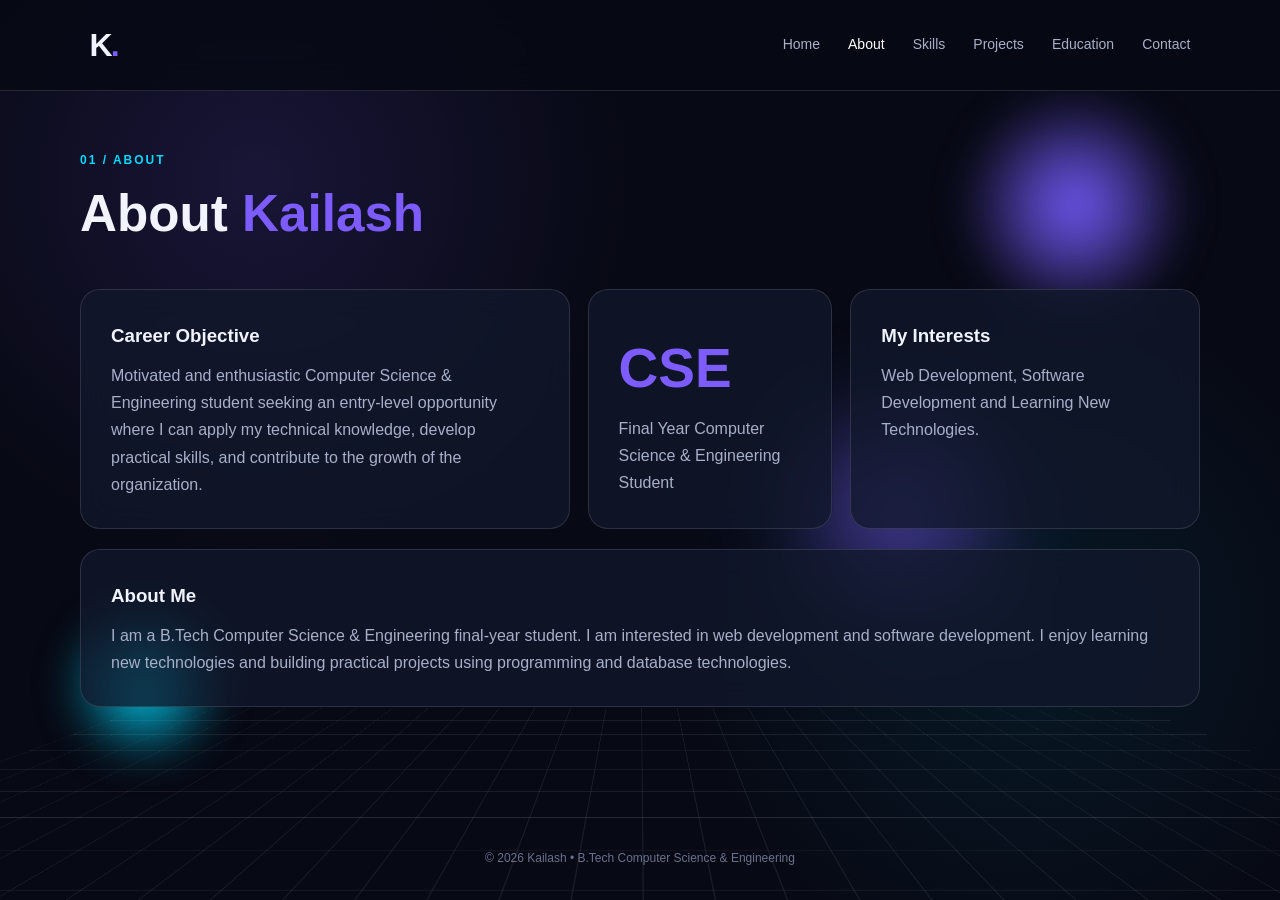
<file: about.html>
<!DOCTYPE html>
<html lang="en">

<head>

    <meta charset="UTF-8">

    <meta name="viewport"
          content="width=device-width, initial-scale=1.0">

    <title>About | Kailash</title>

    <link rel="stylesheet"
          href="style.css">

</head>


<body>


    <!-- BACKGROUND -->

    <div class="background">

        <div class="grid"></div>

        <div class="glow glow1"></div>

        <div class="glow glow2"></div>

        <div class="glow glow3"></div>

    </div>



    <!-- NAVBAR -->

    <header class="navbar">

        <a href="index.html"
           class="logo">

            K<span>.</span>

        </a>


        <button class="menu-btn"
                id="menuBtn">

            ☰

        </button>


        <nav id="navMenu">

            <a href="index.html">
                Home
            </a>

            <a href="about.html">
                About
            </a>

            <a href="skills.html">
                Skills
            </a>

            <a href="projects.html">
                Projects
            </a>

            <a href="education.html">
                Education
            </a>

            <a href="contact.html">
                Contact
            </a>

        </nav>

    </header>



    <!-- ABOUT -->

    <section class="section page-section">


        <div class="section-heading reveal">

            <p class="small-title">
                01 / ABOUT
            </p>


            <h2>

                About
                <span>Kailash</span>

            </h2>

        </div>



        <div class="about-grid">


            <!-- Career -->

            <div class="glass-card reveal">

                <h3>
                    Career Objective
                </h3>


                <p>

                    Motivated and enthusiastic Computer Science &
                    Engineering student seeking an entry-level
                    opportunity where I can apply my technical
                    knowledge, develop practical skills, and
                    contribute to the growth of the organization.

                </p>

            </div>



            <!-- Education -->

            <div class="glass-card highlight reveal">

                <div class="big-text">
                    CSE
                </div>


                <p>

                    Final Year Computer Science &
                    Engineering Student

                </p>

            </div>



            <!-- Interests -->

            <div class="glass-card reveal">

                <h3>
                    My Interests
                </h3>


                <p>

                    Web Development,
                    Software Development and
                    Learning New Technologies.

                </p>

            </div>

        </div>



        <!-- PERSONAL INFO -->

        <div class="glass-card reveal"
             style="margin-top:20px;">

            <h3>
                About Me
            </h3>


            <p>

                I am a B.Tech Computer Science & Engineering
                final-year student. I am interested in web
                development and software development.

                I enjoy learning new technologies and building
                practical projects using programming and
                database technologies.

            </p>

        </div>


    </section>



    <footer>

        <p>
            © 2026 Kailash • B.Tech Computer Science & Engineering
        </p>

    </footer>


    <script src="script.js"></script>

</body>

</html>
</file>
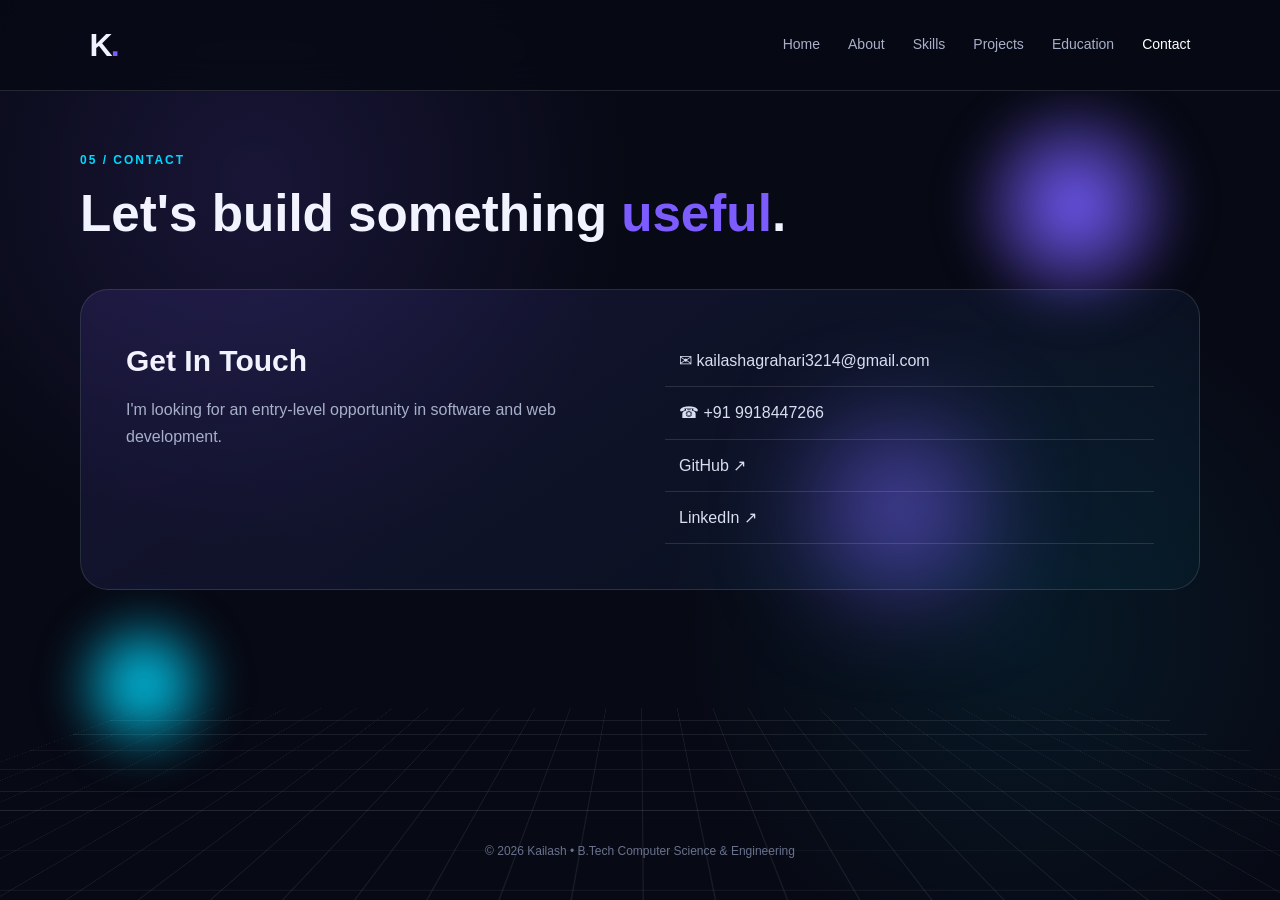
<file: contact.html>
<!DOCTYPE html>
<html lang="en">

<head>

    <meta charset="UTF-8">

    <meta name="viewport"
          content="width=device-width, initial-scale=1.0">

    <title>Contact | Kailash</title>

    <link rel="stylesheet"
          href="style.css">

</head>


<body>


    <div class="background">

        <div class="grid"></div>

        <div class="glow glow1"></div>

        <div class="glow glow2"></div>

        <div class="glow glow3"></div>

    </div>



    <!-- NAVBAR -->

    <header class="navbar">

        <a href="index.html"
           class="logo">

            K<span>.</span>

        </a>


        <button class="menu-btn"
                id="menuBtn">

            ☰

        </button>


        <nav id="navMenu">

            <a href="index.html">
                Home
            </a>

            <a href="about.html">
                About
            </a>

            <a href="skills.html">
                Skills
            </a>

            <a href="projects.html">
                Projects
            </a>

            <a href="education.html">
                Education
            </a>

            <a href="contact.html">
                Contact
            </a>

        </nav>

    </header>



    <!-- CONTACT -->

    <section class="section page-section">


        <div class="section-heading reveal">

            <p class="small-title">
                05 / CONTACT
            </p>


            <h2>

                Let's build something
                <span>useful</span>.

            </h2>

        </div>



        <div class="contact-card reveal">


            <div>

                <h3>
                    Get In Touch
                </h3>


                <p>

                    I'm looking for an entry-level
                    opportunity in software and
                    web development.

                </p>

            </div>



            <div class="contact-links">


                <a href="mailto:kailashagrahari3214@gmail.com">

                    ✉
                    kailashagrahari3214@gmail.com

                </a>



                <a href="tel:+919918447266">

                    ☎
                    +91 9918447266

                </a>



                <a href="https://github.com/kailash9918"
                   target="_blank">

                    GitHub ↗

                </a>



                <a href="https://www.linkedin.com/in/kailash-agrahari-30b92130b"
                   target="_blank">

                    LinkedIn ↗

                </a>


            </div>


        </div>


    </section>



    <footer>

        <p>
            © 2026 Kailash • B.Tech Computer Science & Engineering
        </p>

    </footer>


    <script src="script.js"></script>

</body>

</html>
</file>
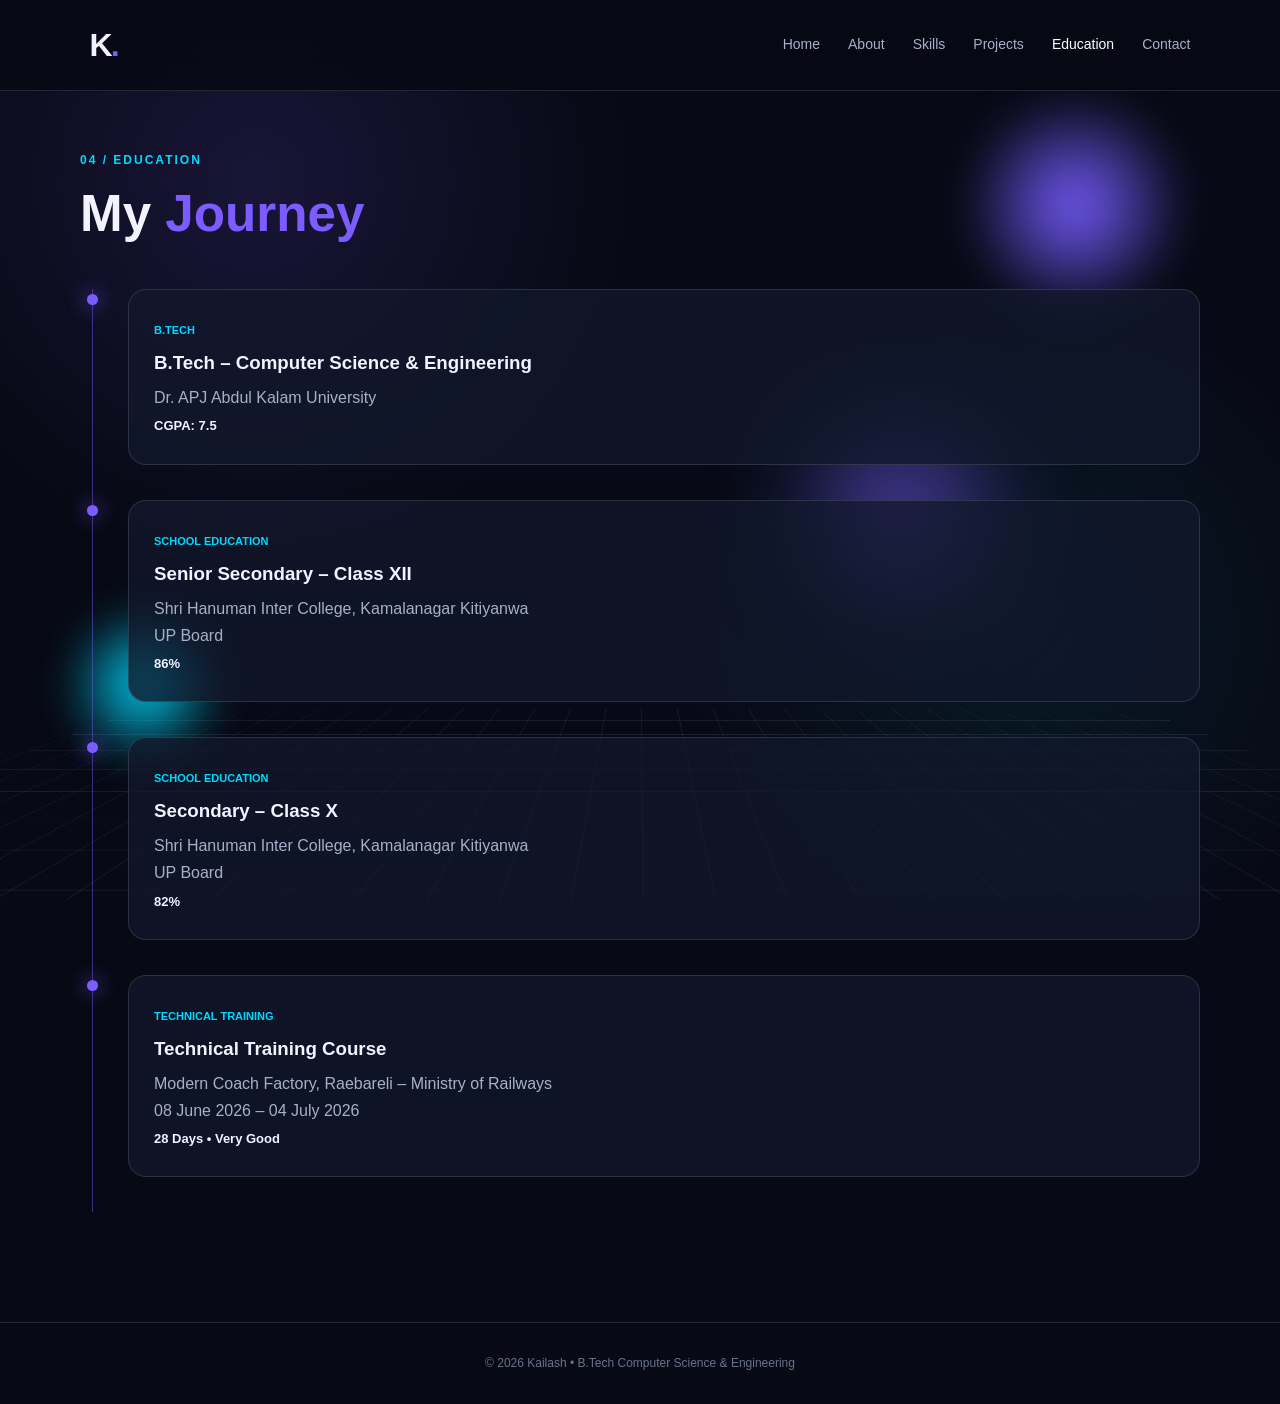
<file: education.html>
<!DOCTYPE html>
<html lang="en">

<head>

    <meta charset="UTF-8">

    <meta name="viewport"
          content="width=device-width, initial-scale=1.0">

    <title>Education | Kailash</title>

    <link rel="stylesheet"
          href="style.css">

</head>


<body>


    <div class="background">

        <div class="grid"></div>

        <div class="glow glow1"></div>

        <div class="glow glow2"></div>

        <div class="glow glow3"></div>

    </div>



    <!-- NAVBAR -->

    <header class="navbar">

        <a href="index.html"
           class="logo">

            K<span>.</span>

        </a>


        <button class="menu-btn"
                id="menuBtn">

            ☰

        </button>


        <nav id="navMenu">

            <a href="index.html">
                Home
            </a>

            <a href="about.html">
                About
            </a>

            <a href="skills.html">
                Skills
            </a>

            <a href="projects.html">
                Projects
            </a>

            <a href="education.html">
                Education
            </a>

            <a href="contact.html">
                Contact
            </a>

        </nav>

    </header>



    <!-- EDUCATION -->

    <section class="section page-section">


        <div class="section-heading reveal">

            <p class="small-title">
                04 / EDUCATION
            </p>


            <h2>

                My
                <span>Journey</span>

            </h2>

        </div>



        <div class="timeline">


            <!-- BTECH -->

            <div class="timeline-item reveal">

                <div class="timeline-dot"></div>


                <div class="timeline-content">

                    <span>
                        B.TECH
                    </span>


                    <h3>

                        B.Tech – Computer Science &
                        Engineering

                    </h3>


                    <p>
                        Dr. APJ Abdul Kalam University
                    </p>


                    <strong>
                        CGPA: 7.5
                    </strong>

                </div>

            </div>



            <!-- SCHOOL -->

            <div class="timeline-item reveal">

                <div class="timeline-dot"></div>


                <div class="timeline-content">

                    <span>
                        SCHOOL EDUCATION
                    </span>


                    <h3>
                        Senior Secondary – Class XII
                    </h3>


                    <p>
                        Shri Hanuman Inter College,
                        Kamalanagar Kitiyanwa
                    </p>


                    <p>
                        UP Board
                    </p>


                    <strong>
                        86%
                    </strong>

                </div>

            </div>



            <!-- CLASS X -->

            <div class="timeline-item reveal">

                <div class="timeline-dot"></div>


                <div class="timeline-content">

                    <span>
                        SCHOOL EDUCATION
                    </span>


                    <h3>
                        Secondary – Class X
                    </h3>
                     <p>
                        Shri Hanuman Inter College,
                        Kamalanagar Kitiyanwa
                    </p>

                    <p>
                        UP Board
                    </p>


                    <strong>
                        82%
                    </strong>

                </div>

            </div>



            <!-- TRAINING -->

            <div class="timeline-item reveal">

                <div class="timeline-dot"></div>


                <div class="timeline-content">

                    <span>
                        TECHNICAL TRAINING
                    </span>


                    <h3>
                        Technical Training Course
                    </h3>


                    <p>

                        Modern Coach Factory,
                        Raebareli – Ministry of Railways

                    </p>


                    <p>
                        08 June 2026 – 04 July 2026
                    </p>


                    <strong>

                        28 Days • Very Good

                    </strong>

                </div>

            </div>


        </div>


    </section>



    <footer>

        <p>
            © 2026 Kailash • B.Tech Computer Science & Engineering
        </p>

    </footer>


    <script src="script.js"></script>

</body>

</html>
</file>
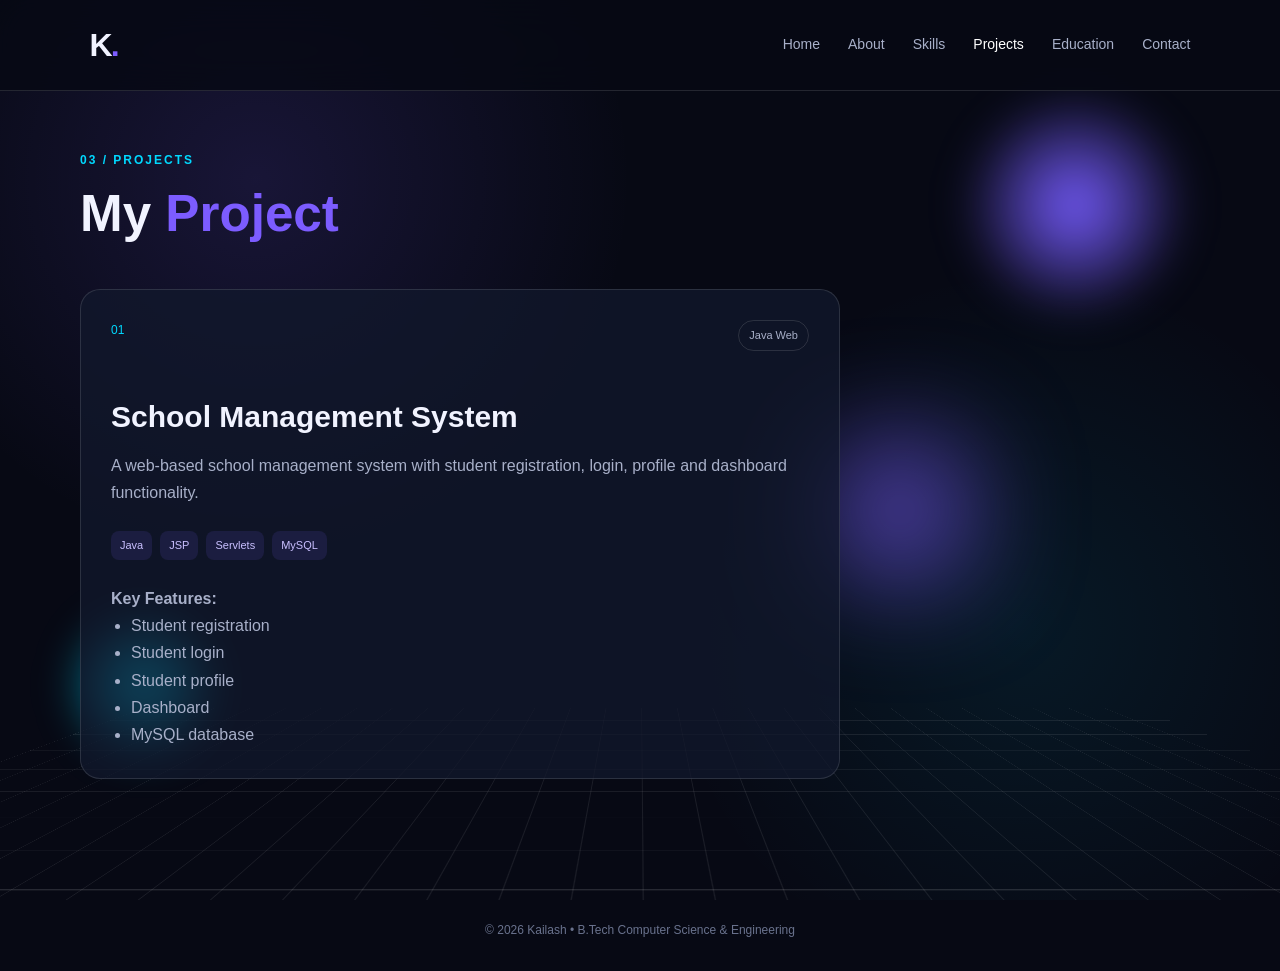
<file: projects.html>
<!DOCTYPE html>
<html lang="en">

<head>

    <meta charset="UTF-8">

    <meta name="viewport"
          content="width=device-width, initial-scale=1.0">

    <title>Projects | Kailash</title>

    <link rel="stylesheet"
          href="style.css">

</head>


<body>


    <div class="background">

        <div class="grid"></div>

        <div class="glow glow1"></div>

        <div class="glow glow2"></div>

        <div class="glow glow3"></div>

    </div>



    <!-- NAVBAR -->

    <header class="navbar">

        <a href="index.html"
           class="logo">

            K<span>.</span>

        </a>


        <button class="menu-btn"
                id="menuBtn">

            ☰

        </button>


        <nav id="navMenu">

            <a href="index.html">
                Home
            </a>

            <a href="about.html">
                About
            </a>

            <a href="skills.html">
                Skills
            </a>

            <a href="projects.html">
                Projects
            </a>

            <a href="education.html">
                Education
            </a>

            <a href="contact.html">
                Contact
            </a>

        </nav>

    </header>



    <!-- PROJECTS -->

    <section class="section page-section">


        <div class="section-heading reveal">

            <p class="small-title">
                03 / PROJECTS
            </p>


            <h2>

                My
                <span>Project</span>

            </h2>

        </div>



        <div class="projects-grid">


            <!-- SCHOOL MANAGEMENT -->

            <div class="project-card reveal">


                <div class="project-top">

                    <span>
                        01
                    </span>


                    <span class="tag">
                        Java Web
                    </span>

                </div>



                <h3>
                    School Management System
                </h3>



                <p>

                    A web-based school management system
                    with student registration, login,
                    profile and dashboard functionality.

                </p>



                <div class="technology">

                    <span>
                        Java
                    </span>

                    <span>
                        JSP
                    </span>

                    <span>
                        Servlets
                    </span>

                    <span>
                        MySQL
                    </span>

                </div>



                <div class="project-details">

                    <p>
                        <strong>
                            Key Features:
                        </strong>
                    </p>


                    <ul>

                        <li>
                            Student registration
                        </li>

                        <li>
                            Student login
                        </li>

                        <li>
                            Student profile
                        </li>

                        <li>
                            Dashboard
                        </li>

                        <li>
                            MySQL database
                        </li>

                    </ul>

                </div>


            </div>

        </div>


    </section>



    <footer>

        <p>
            © 2026 Kailash • B.Tech Computer Science & Engineering
        </p>

    </footer>


    <script src="script.js"></script>

</body>

</html>
</file>
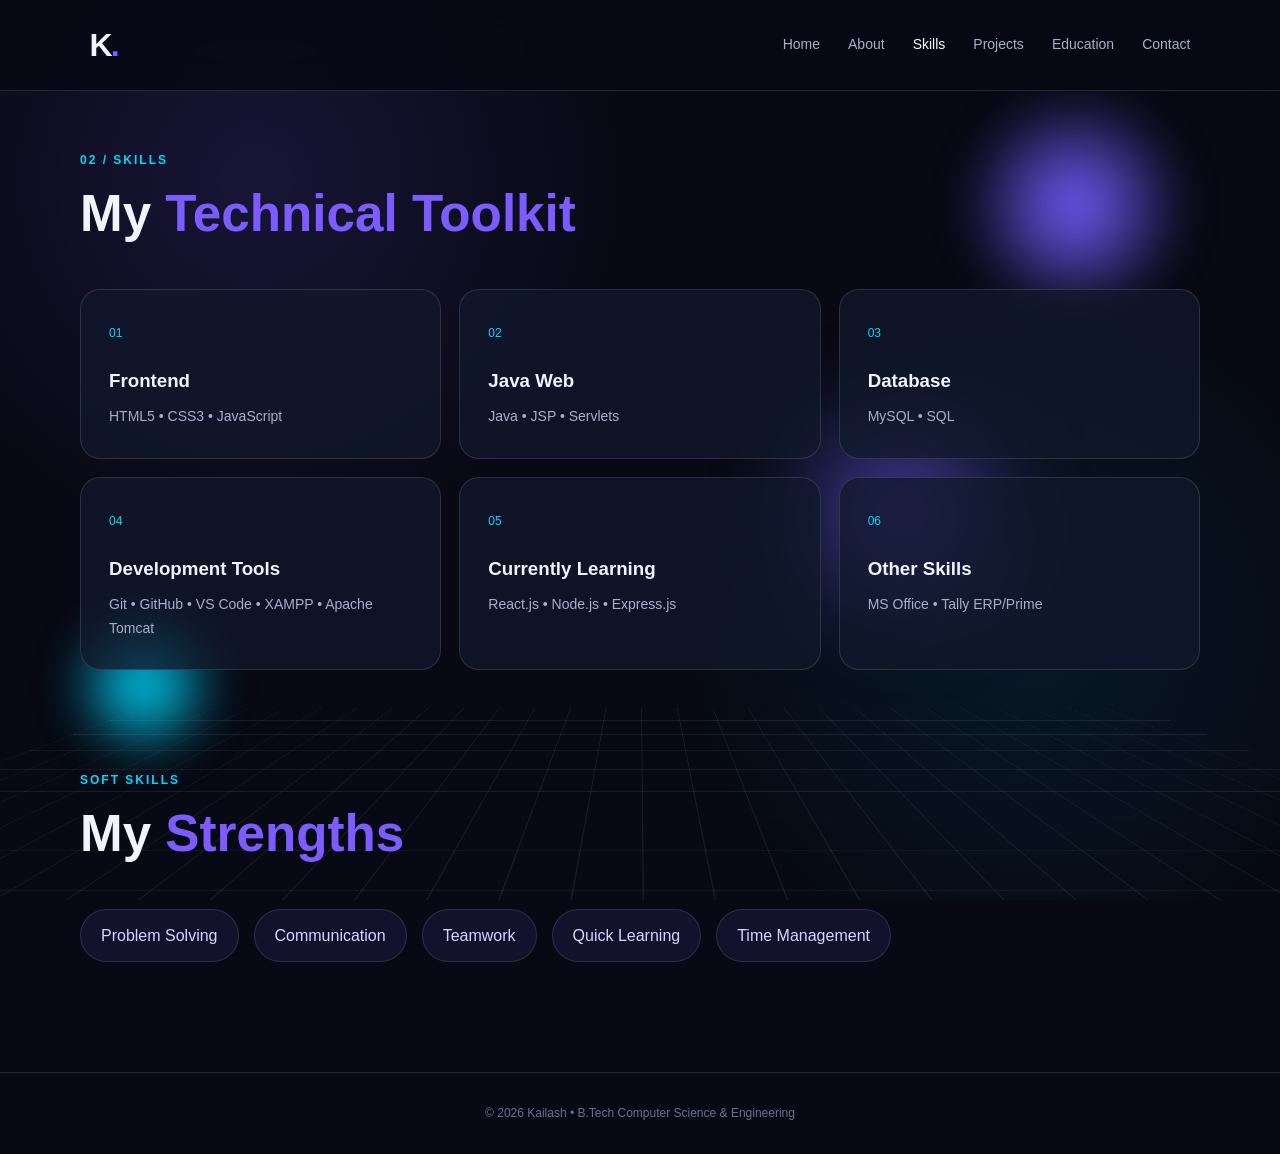
<file: skills.html>
<!DOCTYPE html>
<html lang="en">

<head>

    <meta charset="UTF-8">

    <meta name="viewport"
          content="width=device-width, initial-scale=1.0">

    <title>Skills | Kailash</title>

    <link rel="stylesheet"
          href="style.css">

</head>


<body>


    <div class="background">

        <div class="grid"></div>

        <div class="glow glow1"></div>

        <div class="glow glow2"></div>

        <div class="glow glow3"></div>

    </div>



    <!-- NAVBAR -->

    <header class="navbar">

        <a href="index.html"
           class="logo">

            K<span>.</span>

        </a>


        <button class="menu-btn"
                id="menuBtn">

            ☰

        </button>


        <nav id="navMenu">

            <a href="index.html">
                Home
            </a>

            <a href="about.html">
                About
            </a>

            <a href="skills.html">
                Skills
            </a>

            <a href="projects.html">
                Projects
            </a>

            <a href="education.html">
                Education
            </a>

            <a href="contact.html">
                Contact
            </a>

        </nav>

    </header>



    <!-- SKILLS -->

    <section class="section page-section">


        <div class="section-heading reveal">

            <p class="small-title">
                02 / SKILLS
            </p>


            <h2>

                My
                <span>Technical Toolkit</span>

            </h2>

        </div>



        <div class="skills-grid">


            <div class="skill-card reveal">

                <span>01</span>

                <h3>
                    Frontend
                </h3>

                <p>
                    HTML5 • CSS3 • JavaScript
                </p>

            </div>



            <div class="skill-card reveal">

                <span>02</span>

                <h3>
                    Java Web
                </h3>

                <p>
                    Java • JSP • Servlets
                </p>

            </div>



            <div class="skill-card reveal">

                <span>03</span>

                <h3>
                    Database
                </h3>

                <p>
                    MySQL • SQL
                </p>

            </div>



            <div class="skill-card reveal">

                <span>04</span>

                <h3>
                    Development Tools
                </h3>

                <p>

                    Git • GitHub • VS Code
                    • XAMPP • Apache Tomcat

                </p>

            </div>



            <div class="skill-card reveal">

                <span>05</span>

                <h3>
                    Currently Learning
                </h3>

                <p>

                    React.js • Node.js
                    • Express.js

                </p>

            </div>



            <div class="skill-card reveal">

                <span>06</span>

                <h3>
                    Other Skills
                </h3>

                <p>

                    MS Office •
                    Tally ERP/Prime

                </p>

            </div>

        </div>



        <!-- SOFT SKILLS -->

        <div class="section-heading reveal"
             style="margin-top:100px;">

            <p class="small-title">
                SOFT SKILLS
            </p>

            <h2>
                My
                <span>Strengths</span>
            </h2>

        </div>


        <div class="strengths">

            <span class="reveal">
                Problem Solving
            </span>

            <span class="reveal">
                Communication
            </span>

            <span class="reveal">
                Teamwork
            </span>

            <span class="reveal">
                Quick Learning
            </span>

            <span class="reveal">
                Time Management
            </span>

        </div>


    </section>



    <footer>

        <p>
            © 2026 Kailash • B.Tech Computer Science & Engineering
        </p>

    </footer>


    <script src="script.js"></script>

</body>

</html>
</file>
<file: style.css>
/* =========================================
   KAILASH PORTFOLIO - COMPLETE STYLE.CSS
   ========================================= */


/* ---------- BASIC RESET ---------- */

* {
    margin: 0;
    padding: 0;
    box-sizing: border-box;
}


:root {

    --background: #070914;

    --card: rgba(18, 24, 45, 0.75);

    --text: #f1f3ff;

    --muted: #a8b0c9;

    --purple: #7c5cff;

    --blue: #00d9ff;

    --border: rgba(255, 255, 255, 0.12);

}


/* ---------- BODY ---------- */

html {
    scroll-behavior: smooth;
}


body {

    font-family: Arial, Helvetica, sans-serif;

    background: var(--background);

    color: var(--text);

    line-height: 1.7;

    overflow-x: hidden;

}


/* ---------- LINKS ---------- */

a {

    text-decoration: none;

    color: inherit;

}


/* =========================================
   BACKGROUND
   ========================================= */

.background {

    position: fixed;

    inset: 0;

    z-index: -10;

    overflow: hidden;

    background:

        radial-gradient(
            circle at 20% 20%,
            rgba(124, 92, 255, 0.15),
            transparent 30%
        ),

        radial-gradient(
            circle at 80% 70%,
            rgba(0, 217, 255, 0.08),
            transparent 30%
        ),

        var(--background);

}


/* ---------- GRID ---------- */

.grid {

    position: absolute;

    width: 120%;

    height: 70%;

    bottom: -25%;

    left: -10%;

    background-image:

        linear-gradient(
            rgba(255,255,255,0.08) 1px,
            transparent 1px
        ),

        linear-gradient(
            90deg,
            rgba(255,255,255,0.08) 1px,
            transparent 1px
        );

    background-size: 55px 55px;

    transform:
        perspective(500px)
        rotateX(60deg);

}


/* ---------- GLOW ---------- */

.glow {

    position: absolute;

    border-radius: 50%;

    filter: blur(20px);

    animation: floating 8s infinite ease-in-out;

}


.glow1 {

    width: 230px;

    height: 230px;

    right: 7%;

    top: 10%;

    background:
        radial-gradient(
            circle,
            #765cff,
            transparent 70%
        );

}


.glow2 {

    width: 160px;

    height: 160px;

    left: 5%;

    bottom: 15%;

    background:
        radial-gradient(
            circle,
            #00d9ff,
            transparent 70%
        );

    animation-delay: 2s;

}


.glow3 {

    width: 120px;

    height: 120px;

    right: 25%;

    top: 50%;

    background: #7c5cff;

    filter: blur(60px);

    animation-delay: 4s;

}


@keyframes floating {

    50% {

        transform:
            translateY(-25px)
            scale(1.08);

    }

}


/* =========================================
   NAVBAR
   ========================================= */

.navbar {

    position: fixed;

    top: 0;

    left: 0;

    right: 0;

    z-index: 100;

    display: flex;

    justify-content: space-between;

    align-items: center;

    padding: 18px 7%;

    background:
        rgba(7, 9, 20, 0.82);

    backdrop-filter: blur(18px);

    border-bottom:
        1px solid var(--border);

}


/* ---------- LOGO ---------- */

.logo {

    font-size: 32px;

    font-weight: 800;

    letter-spacing: -2px;

}


.logo span {

    color: var(--purple);

}


/* ---------- NAV LINKS ---------- */

nav {

    display: flex;

    gap: 28px;

}


nav a {

    color: var(--muted);

    font-size: 14px;

    transition: 0.3s;

}


nav a:hover {

    color: white;

}


nav a.active {

    color: white;

}


/* ---------- MOBILE MENU BUTTON ---------- */

.menu-btn {

    display: none;

    background: transparent;

    border: none;

    color: white;

    font-size: 25px;

    cursor: pointer;

}


/* =========================================
   HOME / HERO
   ========================================= */

.hero {

    width: 88%;

    max-width: 1120px;

    min-height: 100vh;

    margin: auto;

    padding-top: 120px;

    display: grid;

    grid-template-columns:
        1.15fr 0.85fr;

    align-items: center;

    gap: 60px;

}


/* ---------- SMALL TITLE ---------- */

.small-title {

    color: var(--blue);

    font-size: 12px;

    font-weight: bold;

    letter-spacing: 2px;

    margin-bottom: 15px;

}


/* ---------- MAIN HEADING ---------- */

.hero h1 {

    font-size:
        clamp(50px, 7vw, 95px);

    line-height: 1;

    letter-spacing: -4px;

}


.hero h1 span {

    color: var(--purple);

}


/* ---------- HERO SUBTITLE ---------- */

.hero h2 {

    margin-top: 20px;

    font-size: 25px;

    color: #d8dcf0;

}


/* ---------- DESCRIPTION ---------- */

.description {

    max-width: 650px;

    color: var(--muted);

    margin-top: 20px;

    font-size: 17px;

}


/* =========================================
   BUTTONS
   ========================================= */

.buttons {

    display: flex;

    gap: 15px;

    margin-top: 30px;

    flex-wrap: wrap;

}


.btn {

    padding: 12px 22px;

    border-radius: 12px;

    font-weight: bold;

    transition: 0.3s;

    border:
        1px solid var(--border);

}


.primary {

    background:
        linear-gradient(
            135deg,
            var(--purple),
            #4e36bd
        );

}


.secondary {

    background:
        rgba(255,255,255,0.04);

}


.btn:hover {

    transform:
        translateY(-4px);

}


/* =========================================
   SOCIAL LINKS
   ========================================= */

.social-links {

    display: flex;

    gap: 25px;

    margin-top: 22px;

    color: var(--muted);

    font-size: 14px;

}


.social-links a:hover {

    color: white;

}


/* =========================================
   PROFILE CARD
   ========================================= */

.card-container {

    display: flex;

    justify-content: center;

    perspective: 1000px;

}


.profile-card {

    width: 380px;

    min-height: 455px;

    padding: 30px 40px;

    position: relative;

    overflow: hidden;

    border-radius: 28px;

    border:
        1px solid rgba(255,255,255,0.15);

    background:
        linear-gradient(
            145deg,
            rgba(255,255,255,0.11),
            rgba(255,255,255,0.025)
        );

    backdrop-filter: blur(18px);

    box-shadow:
        0 35px 90px rgba(0,0,0,0.45);

    transform-style: preserve-3d;

    transition:
        transform 0.15s;

}


/* ---------- CARD GLOW ---------- */

.card-glow {

    position: absolute;

    width: 200px;

    height: 200px;

    right: -50px;

    top: -60px;

    background: var(--purple);

    filter: blur(70px);

    opacity: 0.25;

}


/* =========================================
   PROFILE PHOTO
   ========================================= */

/*
   IMPORTANT:
   Ye photo ko completely round karega.
   Face ko center/top position mein rakhega.
*/

.profile-photo {

    width: 220px;

    height: 220px;

    display: block;

    margin: 0 auto 25px;

    border-radius: 50%;

    object-fit: cover;

    /*
       Face ko upper-center mein rakhta hai
    */

    object-position: center 20%;

    /*
       Neon border
    */

    border: 4px solid var(--purple);

    /*
       Blue + purple glow
    */

    box-shadow:

        0 0 15px var(--purple),

        0 0 30px rgba(124,92,255,0.65),

        0 0 50px rgba(0,217,255,0.25);

    /*
       3D effect
    */

    transform:
        translateZ(45px);

}


/* ---------- CARD TEXT ---------- */

.card-title {

    color: var(--blue);

    font-size: 11px;

    letter-spacing: 2px;

    font-weight: bold;

}


.profile-card h3 {

    font-size: 35px;

}


.card-subtitle {

    color: var(--muted);

}


/* =========================================
   CARD STATS
   ========================================= */

.card-stats {

    display: flex;

    gap: 30px;

    margin-top: 30px;

}


.card-stats div {

    display: flex;

    flex-direction: column;

}


.card-stats strong {

    font-size: 20px;

}


.card-stats small {

    color: var(--muted);

    font-size: 11px;

}


/* =========================================
   GENERAL SECTION
   ========================================= */

.section {

    width: 88%;

    max-width: 1120px;

    margin: auto;

    padding: 110px 0;

}


.page-section {

    padding-top: 150px;

    min-height: 90vh;

}


/* ---------- SECTION HEADING ---------- */

.section-heading {

    margin-bottom: 45px;

}


.section-heading h2 {

    font-size:
        clamp(35px, 4vw, 55px);

    line-height: 1.15;

}


.section-heading h2 span {

    color: var(--purple);

}


/* =========================================
   ABOUT PAGE
   ========================================= */

.about-grid {

    display: grid;

    grid-template-columns:
        1.4fr 0.7fr 1fr;

    gap: 18px;

}


.glass-card {

    padding: 30px;

    border-radius: 20px;

    border:
        1px solid var(--border);

    background: var(--card);

    backdrop-filter: blur(15px);

}


.glass-card h3 {

    margin-bottom: 10px;

}


.glass-card p {

    color: var(--muted);

}


/* ---------- CSE CARD ---------- */

.highlight {

    display: flex;

    flex-direction: column;

    justify-content: center;

}


.big-text {

    font-size: 55px;

    font-weight: 800;

    color: var(--purple);

}


/* =========================================
   SKILLS
   ========================================= */

.skills-grid {

    display: grid;

    grid-template-columns:
        repeat(3, 1fr);

    gap: 18px;

}


.skill-card {

    min-height: 170px;

    padding: 28px;

    border:
        1px solid var(--border);

    border-radius: 20px;

    background: var(--card);

    transition: 0.3s;

}


.skill-card:hover {

    transform:
        translateY(-8px);

    border-color:
        rgba(124,92,255,0.5);

}


.skill-card > span {

    color: var(--blue);

    font-size: 12px;

}


.skill-card h3 {

    margin-top: 20px;

    margin-bottom: 8px;

}


.skill-card p {

    color: var(--muted);

    font-size: 14px;

}


/* =========================================
   SOFT SKILLS
   ========================================= */

.strengths {

    display: flex;

    flex-wrap: wrap;

    gap: 15px;

}


.strengths span {

    padding: 12px 20px;

    border-radius: 30px;

    border:
        1px solid var(--border);

    background:
        rgba(124,92,255,0.10);

    color: #d9d5ff;

    transition: 0.3s;

}


.strengths span:hover {

    transform:
        translateY(-5px);

    border-color:
        var(--purple);

}


/* =========================================
   PROJECTS
   ========================================= */

.projects-grid {

    display: grid;

    grid-template-columns: 1fr;

    gap: 20px;

    max-width: 760px;

}


.project-card {

    min-height: 340px;

    padding: 30px;

    border:
        1px solid var(--border);

    border-radius: 20px;

    background: var(--card);

    transition: 0.3s;

}


.project-card:hover {

    transform:
        translateY(-8px);

    border-color:
        rgba(124,92,255,0.5);

}


.project-top {

    display: flex;

    justify-content: space-between;

}


.project-top > span:first-child {

    color: var(--blue);

    font-size: 12px;

}


.tag {

    padding: 5px 10px;

    border:
        1px solid var(--border);

    border-radius: 20px;

    color: var(--muted);

    font-size: 11px;

}


.project-card h3 {

    font-size: 30px;

    margin-top: 40px;

}


.project-card p {

    color: var(--muted);

    margin-top: 10px;

}


/* ---------- TECHNOLOGY ---------- */

.technology {

    display: flex;

    flex-wrap: wrap;

    gap: 8px;

    margin-top: 25px;

}


.technology span {

    padding: 5px 9px;

    border-radius: 8px;

    background:
        rgba(124,92,255,0.12);

    color: #c9c0ff;

    font-size: 11px;

}


/* ---------- PROJECT DETAILS ---------- */

.project-details {

    margin-top: 25px;

}


.project-details li {

    margin-left: 20px;

    color: var(--muted);

}


/* =========================================
   EDUCATION TIMELINE
   ========================================= */

.timeline {

    position: relative;

    margin-left: 12px;

    border-left:
        1px solid rgba(124,92,255,0.45);

}


.timeline-item {

    position: relative;

    padding:
        0 0 35px 35px;

}


.timeline-dot {

    position: absolute;

    left: -6px;

    top: 5px;

    width: 11px;

    height: 11px;

    border-radius: 50%;

    background: var(--purple);

    box-shadow:
        0 0 20px var(--purple);

}


.timeline-content {

    padding: 25px;

    border-radius: 18px;

    border:
        1px solid var(--border);

    background: var(--card);

}


.timeline-content > span {

    color: var(--blue);

    font-size: 11px;

    font-weight: bold;

}


.timeline-content h3 {

    margin: 5px 0;

}


.timeline-content p {

    color: var(--muted);

}


.timeline-content strong {

    font-size: 13px;

}


/* =========================================
   CONTACT
   ========================================= */

.contact-card {

    display: grid;

    grid-template-columns:
        1fr 1fr;

    gap: 50px;

    padding: 45px;

    border-radius: 28px;

    border:
        1px solid var(--border);

    background:
        linear-gradient(
            145deg,
            rgba(124,92,255,0.13),
            rgba(0,217,255,0.04)
        );

}


.contact-card h3 {

    font-size: 30px;

    margin-bottom: 10px;

}


.contact-card p {

    color: var(--muted);

}


/* ---------- CONTACT LINKS ---------- */

.contact-links {

    display: flex;

    flex-direction: column;

    justify-content: center;

}


.contact-links a {

    padding: 12px 14px;

    border-bottom:
        1px solid var(--border);

    color: #d9def0;

    transition: 0.3s;

}


.contact-links a:hover {

    color: var(--blue);

    padding-left: 20px;

}


/* =========================================
   FOOTER
   ========================================= */

footer {

    text-align: center;

    padding: 30px;

    color: #69728d;

    font-size: 12px;

    border-top:
        1px solid var(--border);

}


/* =========================================
   SCROLL ANIMATION
   ========================================= */

.reveal {

    opacity: 0;

    transform:
        translateY(25px);

    transition:

        opacity 0.7s ease,

        transform 0.7s ease;

}


.reveal.show {

    opacity: 1;

    transform: none;

}


/* =========================================
   TABLET
   ========================================= */

@media (max-width: 850px) {


    /* NAVBAR */

    nav {

        display: none;

        position: absolute;

        top: 70px;

        left: 5%;

        right: 5%;

        flex-direction: column;

        gap: 0;

        background: #0d1224;

        padding: 10px;

        border-radius: 15px;

        border:
            1px solid var(--border);

    }


    nav.active {

        display: flex;

    }


    nav a {

        padding: 10px;

    }


    .menu-btn {

        display: block;

    }


    /* HERO */

    .hero {

        grid-template-columns: 1fr;

        gap: 50px;

    }


    /* ABOUT */

    .about-grid {

        grid-template-columns:
            1fr 1fr;

    }


    /* SKILLS */

    .skills-grid {

        grid-template-columns:
            1fr 1fr;

    }


    /* CONTACT */

    .contact-card {

        grid-template-columns:
            1fr;

    }

}


/* =========================================
   MOBILE
   ========================================= */

@media (max-width: 560px) {


    /* HERO */

    .hero {

        width: 90%;

        padding-top: 120px;

    }


    .hero h1 {

        font-size: 55px;

        letter-spacing: -3px;

    }


    .hero h2 {

        font-size: 20px;

    }


    .description {

        font-size: 15px;

    }


    /* ABOUT */

    .about-grid {

        grid-template-columns: 1fr;

    }


    /* SKILLS */

    .skills-grid {

        grid-template-columns: 1fr;

    }


    /* PROFILE CARD */

    .profile-card {

        width: 100%;

        padding: 25px;

    }


    /* PROFILE PHOTO */

   /* ROUND PHOTO CONTAINER */

.photo-wrapper {
    width: 220px;
    height: 220px;

    margin: 0 auto 30px;

    padding: 5px;

    border-radius: 50%;

    background: linear-gradient(
        135deg,
        #00d9ff,
        #426cff,
        #9b4dff
    );

    box-shadow:
        0 0 15px #00d9ff,
        0 0 35px #7651ff,
        0 0 60px rgba(118, 81, 255, 0.5);

    overflow: hidden;

    transform: translateZ(55px);
}


/* ACTUAL IMAGE */

.profile-photo {
    width: 100%;
    height: 100%;

    display: block;

    border-radius: 50%;

    object-fit: cover;

    /* Face ko center mein rakhega */
    object-position: center 20%;

    border: 4px solid #091021;
}


    /* PROJECT */

    .project-card h3 {

        font-size: 25px;

    }


    /* CONTACT */

    .contact-card {

        padding: 28px;

    }


    /* SECTION */

    .section {

        width: 90%;

    }

}
</file>
